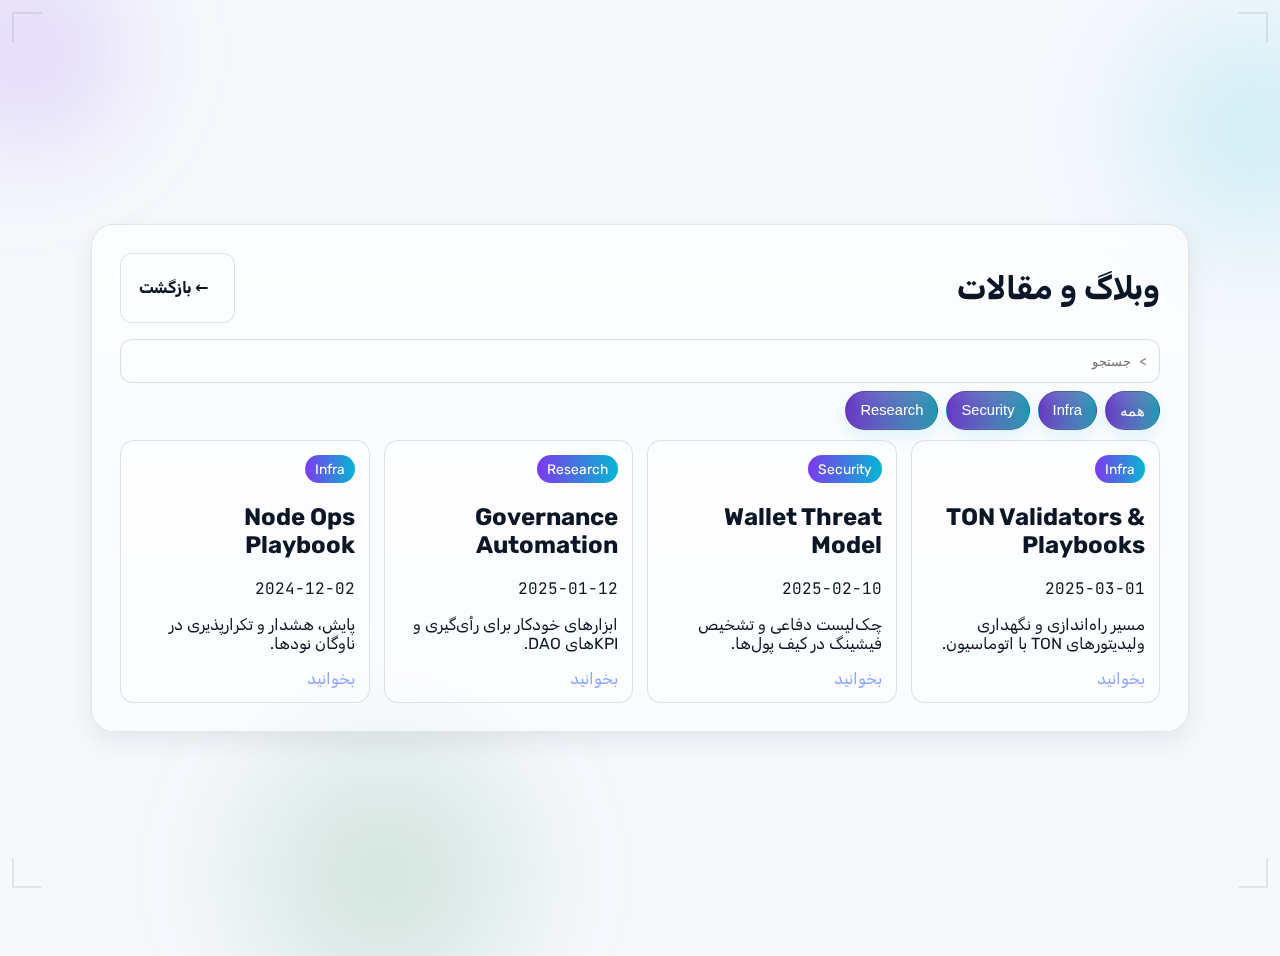
<file: blog.html>
<!doctype html>
<html lang="fa" dir="rtl" data-theme="dark">
<head>
  <meta charset="utf-8" />
  <meta name="viewport" content="width=device-width, initial-scale=1" />
  <title>Blog • Radikal</title>
  <meta name="color-scheme" content="dark light" />
  <link rel="stylesheet" href="profile-card.css" />
  <link rel="preconnect" href="https://fonts.gstatic.com" crossorigin>
  <link href="https://fonts.googleapis.com/css2?family=JetBrains+Mono:wght@400;600&family=Rubik:wght@400;600;800&display=swap" rel="stylesheet" />
</head>
<body>
  <div class="bg" aria-hidden="true">
    <div class="orb orb-1"></div><div class="orb orb-2"></div><div class="orb orb-3"></div>
    <div class="hud">
      <div class="scanline"></div><div class="hud-corner tl"></div><div class="hud-corner tr"></div><div class="hud-corner bl"></div><div class="hud-corner br"></div>
    </div>
  </div>

  <main class="wrap">
    <section class="page" aria-labelledby="blog-title">
      <header class="page__header">
        <h1 id="blog-title">وبلاگ و مقالات</h1>
        <a class="btn btn--ghost term" href="/profile-card/">&larr; بازگشت</a>
      </header>

      <div class="filters">
        <input id="search" class="search__input" type="search" placeholder="> جستجو" aria-label="جستجو" />
        <button class="chip" data-tag="all">همه</button>
        <button class="chip" data-tag="Infra">Infra</button>
        <button class="chip" data-tag="Security">Security</button>
        <button class="chip" data-tag="Research">Research</button>
      </div>

      <div id="posts" class="grid" aria-live="polite"></div>
    </section>
  </main>

<script>
  (function(){
    const posts = [
      {title:'TON Validators & Playbooks', tag:'Infra', date:'2025-03-01', summary:'مسیر راه‌اندازی و نگهداری ولیدیتورهای TON با اتوماسیون.'},
      {title:'Wallet Threat Model', tag:'Security', date:'2025-02-10', summary:'چک‌لیست دفاعی و تشخیص فیشینگ در کیف پول‌ها.'},
      {title:'Governance Automation', tag:'Research', date:'2025-01-12', summary:'ابزارهای خودکار برای رأی‌گیری و KPIهای DAO.'},
      {title:'Node Ops Playbook', tag:'Infra', date:'2024-12-02', summary:'پایش، هشدار و تکرارپذیری در ناوگان نودها.'},
    ];
    const wrap = document.getElementById('posts');
    const search = document.getElementById('search');
    const chips = Array.from(document.querySelectorAll('[data-tag]'));
    let active = 'all';
    const setTheme = ()=>{ const sys = matchMedia('(prefers-color-scheme: light)').matches ? 'light':'dark'; const pref = localStorage.getItem('theme')||sys; document.documentElement.setAttribute('data-theme', pref); };
    setTheme();

    function render(){
      const term = (search.value||'').toLowerCase();
      wrap.innerHTML = '';
      posts.filter(p=>{
        const byTag = active === 'all' || p.tag === active;
        const byText = !term || p.title.toLowerCase().includes(term) || p.summary.toLowerCase().includes(term);
        return byTag && byText;
      }).forEach(p=>{
        const el = document.createElement('article');
        el.className='card-soft';
        el.innerHTML = `<div class="pill">${p.tag}</div><h2>${p.title}</h2><p class="muted mono">${p.date}</p><p>${p.summary}</p><a class="link" href="#">بخوانید</a>`;
        wrap.appendChild(el);
      });
      if(!wrap.children.length){ wrap.innerHTML = '<p class="muted">موردی یافت نشد.</p>'; }
    }
    chips.forEach(c=>c.addEventListener('click', ()=>{ active = c.dataset.tag; chips.forEach(x=>x.classList.remove('is-active')); c.classList.add('is-active'); render(); }));
    search?.addEventListener('input', ()=>render());
    chips[0].classList.add('is-active');
    render();
  })();
</script>
</body>
</html>
</file>
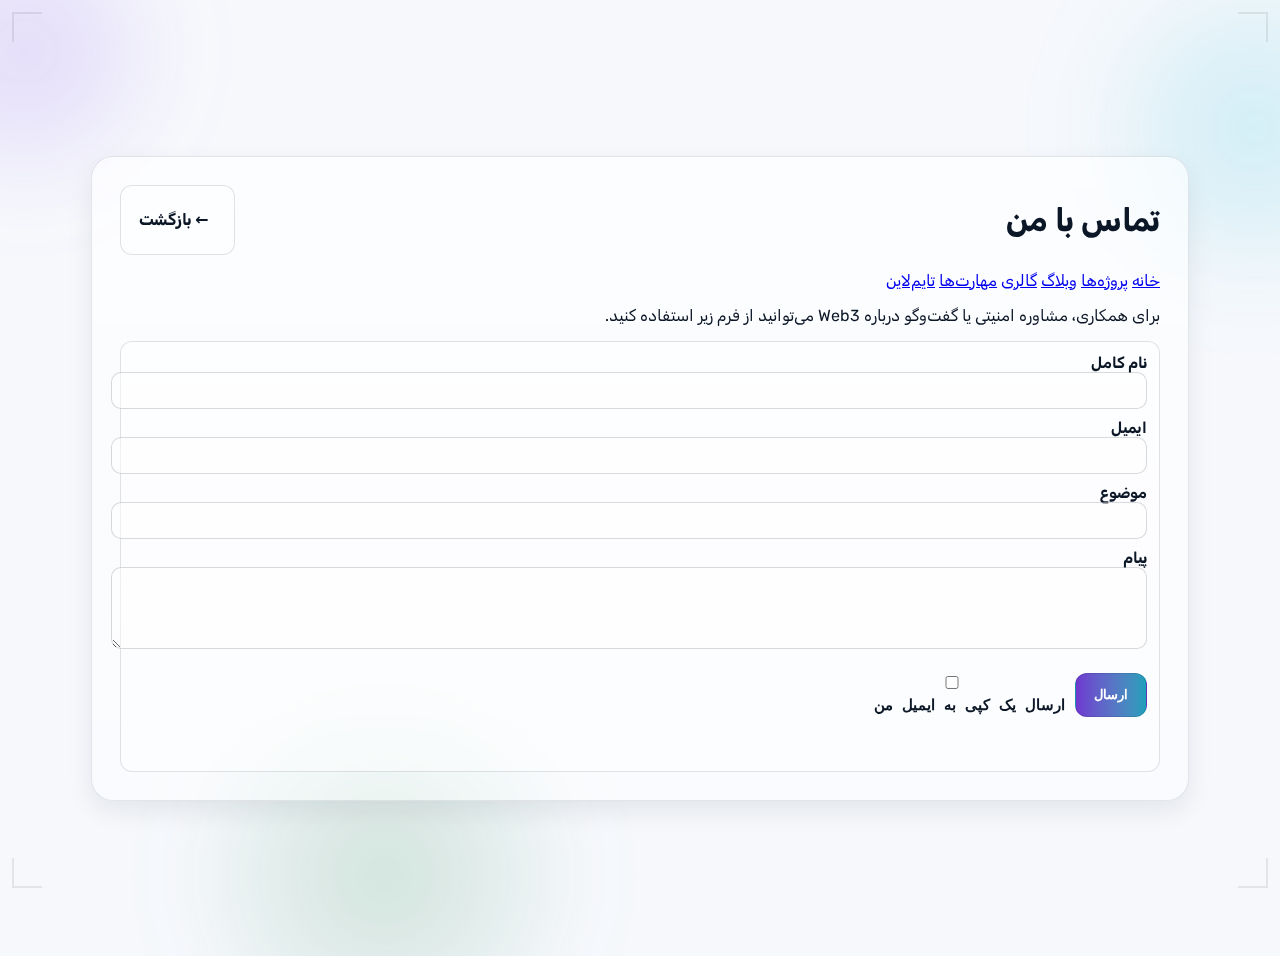
<file: contact.html>
<!doctype html>
<html lang="fa" dir="rtl" data-theme="dark">
<head>
  <meta charset="utf-8" />
  <meta name="viewport" content="width=device-width, initial-scale=1" />
  <title>Contact • Radikal</title>
  <meta name="color-scheme" content="dark light" />
  <link rel="stylesheet" href="profile-card.css" />
  <link rel="preconnect" href="https://fonts.gstatic.com" crossorigin>
  <link href="https://fonts.googleapis.com/css2?family=JetBrains+Mono:wght@400;600&family=Rubik:wght@400;600;800&display=swap" rel="stylesheet" />
</head>
<body>
  <div class="bg" aria-hidden="true">
    <div class="orb orb-1"></div>
    <div class="orb orb-2"></div>
    <div class="orb orb-3"></div>
    <div class="hud">
      <div class="scanline"></div>
      <div class="hud-corner tl"></div><div class="hud-corner tr"></div><div class="hud-corner bl"></div><div class="hud-corner br"></div>
    </div>
  </div>

  <main class="wrap">
    <section class="page" aria-labelledby="contact-title">
      <header class="page__header">
        <h1 id="contact-title">تماس با من</h1>
        <a class="btn btn--ghost term" href="/profile-card/">&larr; بازگشت</a>
      </header>

      <nav class="site-nav" aria-label="مسیرها">
        <a class="pill-link" href="/profile-card/">خانه</a>
        <a class="pill-link" href="/profile-card/projects.html">پروژه‌ها</a>
        <a class="pill-link" href="/profile-card/blog.html">وبلاگ</a>
        <a class="pill-link" href="/profile-card/gallery.html">گالری</a>
        <a class="pill-link" href="/profile-card/skills.html">مهارت‌ها</a>
        <a class="pill-link" href="/profile-card/timeline.html">تایم‌لاین</a>
      </nav>

      <p>برای همکاری، مشاوره امنیتی یا گفت‌وگو درباره Web3 می‌توانید از فرم زیر استفاده کنید.</p>
      <form class="card-form" id="contactForm" novalidate>
        <label>نام کامل
          <input name="name" required minlength="2" autocomplete="name" />
        </label>
        <label>ایمیل
          <input name="email" type="email" required autocomplete="email" />
        </label>
        <label>موضوع
          <input name="topic" required />
        </label>
        <label>پیام
          <textarea name="message" rows="4" required minlength="10"></textarea>
        </label>
        <div class="cta-bar">
          <button class="btn btn--primary" type="submit">ارسال</button>
          <label class="mono"><input type="checkbox" name="copy" /> ارسال یک کپی به ایمیل من</label>
        </div>
        <p class="muted mono" id="formHint" role="status" aria-live="polite"></p>
      </form>
    </section>
  </main>

<script>
  (function(){
    const form = document.getElementById('contactForm');
    const hint = document.getElementById('formHint');
    const setTheme = ()=>{ const sys = matchMedia('(prefers-color-scheme: light)').matches ? 'light':'dark'; const pref = localStorage.getItem('theme') || sys; document.documentElement.setAttribute('data-theme', pref); };
    setTheme();
    form?.addEventListener('submit', (e)=>{
      e.preventDefault();
      hint.textContent = '';
      const data = new FormData(form);
      const required = ['name','email','topic','message'];
      const missing = required.find(k=>!(data.get(k)||'').toString().trim());
      if(missing){ hint.textContent = 'همه فیلدها الزامی هستند'; hint.style.color='#f87171'; return; }
      hint.textContent = 'پیام ارسال شد (mock) — پاسخ ظرف 24 ساعت.';
      hint.style.color='var(--text)';
      form.reset();
    });
  })();
</script>
</body>
</html>
</file>
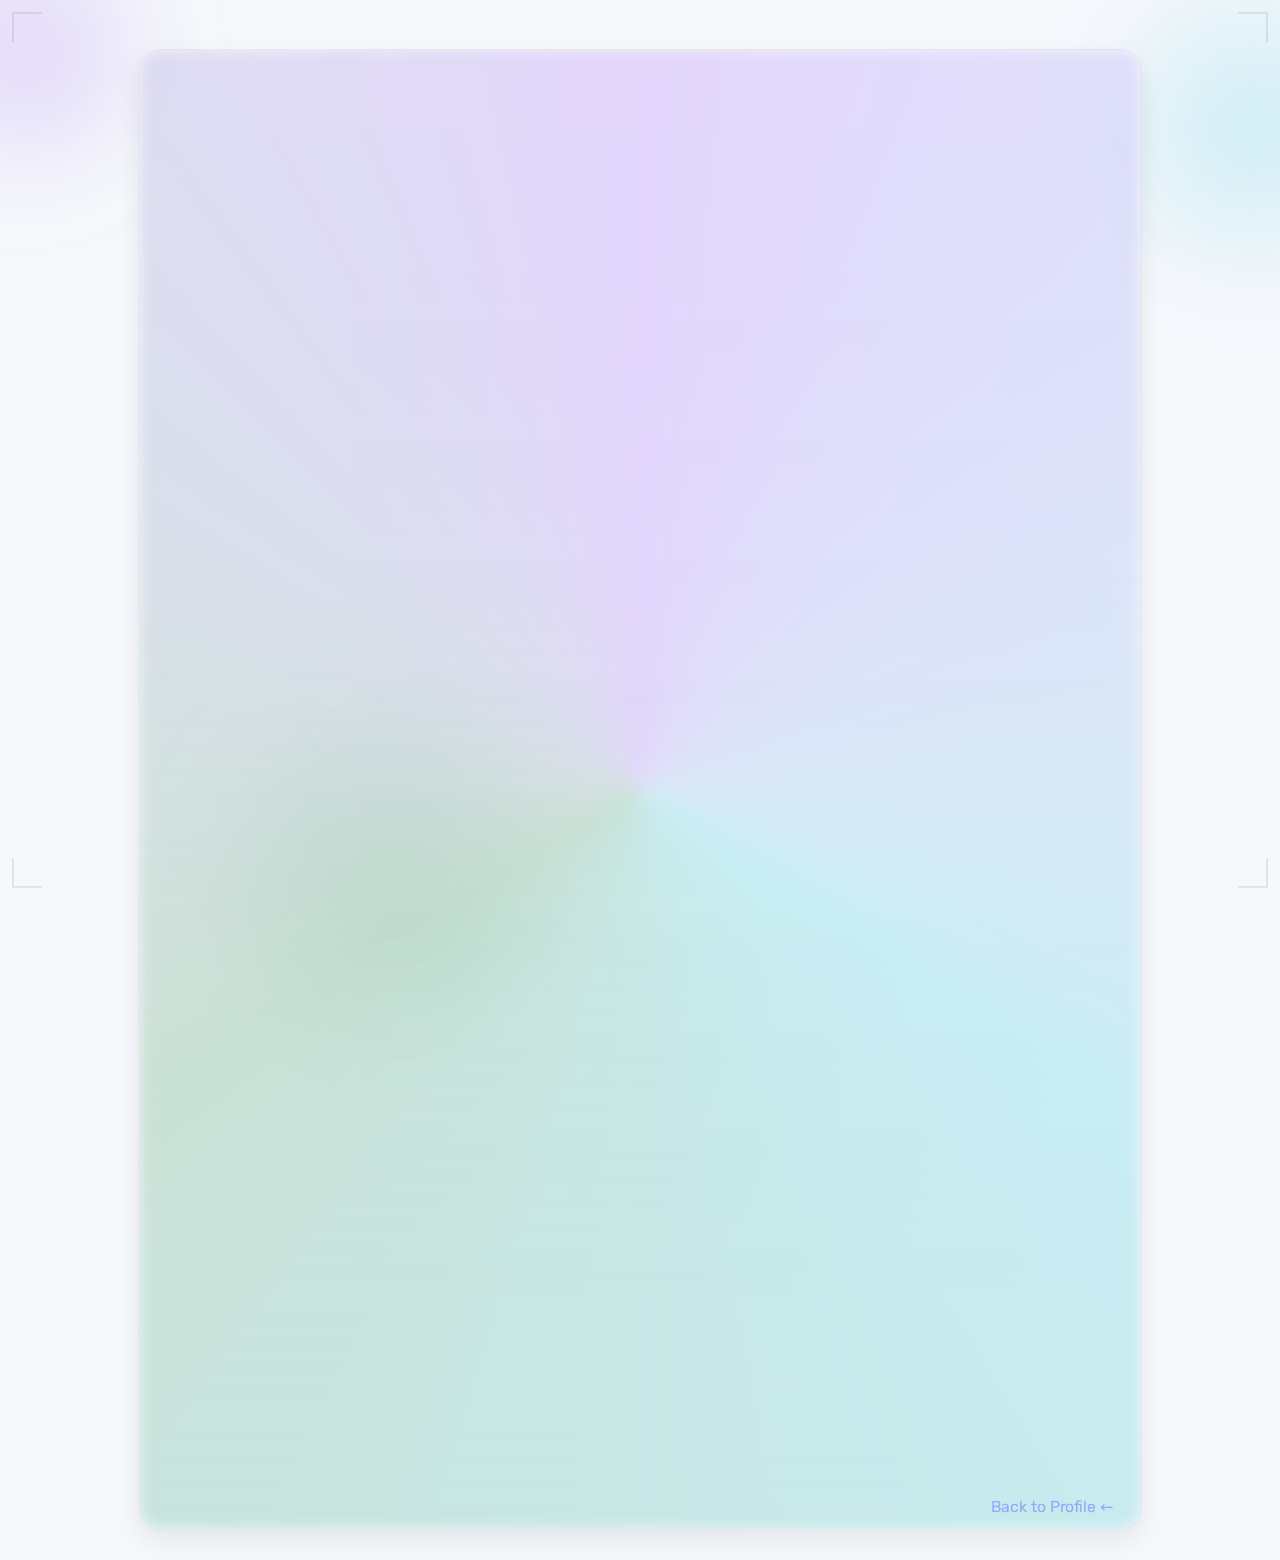
<file: projects.html>
<!-- =========================================
  FILE: projects.html (Radikal — Projects)
  LOCATION: 0xRadikal.github.io/profile-card/projects.html
  PAIRS WITH: profile-card.css (v6 — Cyber‑Minimal)
  FEATURES: filter/search, term-style CTAs, HUD overlay, a11y, JSON-LD ItemList
========================================= -->
<!doctype html>
<html lang="fa" dir="rtl" data-theme="dark">
<head>
  <meta charset="utf-8" />
  <meta name="viewport" content="width=device-width, initial-scale=1" />
  <title>Radikal • Projects</title>
  <meta name="description" content="Selected projects by Mohammad Shirvani (Radikal): CryptoPIA, Raydikal VPN, BitBest, multi‑chain node ops, security tooling." />
  <meta name="color-scheme" content="dark light" />
  <meta name="robots" content="index,follow,max-image-preview:large" />
  <link rel="canonical" href="https://0xradikal.github.io/profile-card/projects.html" />
  <link rel="preconnect" href="https://fonts.gstatic.com" crossorigin>
  <meta property="og:title" content="Radikal • Projects" />
  <meta property="og:description" content="CryptoPIA, Raydikal VPN, BitBest, Node Ops, security tools." />
  <meta property="og:type" content="website" />
  <meta property="og:image" content="https://0xradikal.github.io/profile-card/preview.png" />
  <meta name="twitter:card" content="summary_large_image" />
  <link rel="icon" href="/profile-card/favicon.png" />

  <!-- Fonts -->
  <link rel="preload" href="https://fonts.googleapis.com/css2?family=JetBrains+Mono:wght@400;600&family=Rubik:wght@400;600;800&display=swap" as="style" />
  <link href="https://fonts.googleapis.com/css2?family=JetBrains+Mono:wght@400;600&family=Rubik:wght@400;600;800&display=swap" rel="stylesheet" />

  <link rel="stylesheet" href="profile-card.css" />
  <script>
    (function(){
      const sys = matchMedia('(prefers-color-scheme: light)').matches ? 'light':'dark';
      const pref = localStorage.getItem('theme') || sys;
      document.documentElement.setAttribute('data-theme', pref);
    })();
  </script>
  <script type="application/ld+json">
  {
    "@context": "https://schema.org",
    "@type": "ItemList",
    "name": "Radikal Projects",
    "itemListOrder": "http://schema.org/ItemListOrderAscending",
    "itemListElement": [
      {"@type":"ListItem","position":1,"url":"https://t.me/crypttopiaa","name":"CryptoPIA"},
      {"@type":"ListItem","position":2,"url":"#raydikal-vpn","name":"Raydikal VPN"},
      {"@type":"ListItem","position":3,"url":"#bitbest","name":"BitBest"},
      {"@type":"ListItem","position":4,"url":"#node-ops","name":"Node Ops"}
    ]
  }
  </script>
</head>
<body>
  <!-- Background + HUD (same vibe as v6) -->
  <div class="bg" aria-hidden="true">
    <div class="orb orb-1"></div>
    <div class="orb orb-2"></div>
    <div class="orb orb-3"></div>
    <div class="hud">
      <div class="scanline"></div>
      <div class="hud-corner tl"></div>
      <div class="hud-corner tr"></div>
      <div class="hud-corner bl"></div>
      <div class="hud-corner br"></div>
      <div class="hud-grid parallax" data-depth="0.2"></div>
      <div class="hud-grid fine parallax" data-depth="0.35"></div>
    </div>
  </div>

  <main class="wrap">
    <article class="card" role="region" aria-labelledby="title-projects">
      <div class="card__glow" aria-hidden="true"></div>

      <header class="card__header stage">
        <button class="theme" id="themeToggle" type="button" aria-label="Toggle theme" aria-pressed="false" title="Theme">
          <svg class="sun" viewBox="0 0 24 24" aria-hidden="true"><path d="M12 4V2m0 20v-2m8-8h2M2 12h2m13.66 6.66 1.41 1.41M4.93 4.93 6.34 6.34m0 11.32-1.41 1.41m12.73-12.73 1.41-1.41" stroke="currentColor" stroke-width="1.6" fill="none"/></svg>
          <svg class="moon" viewBox="0 0 24 24" aria-hidden="true"><path d="M21 12.79A9 9 0 1 1 11.21 3 7 7 0 0 0 21 12.79z" fill="currentColor"/></svg>
        </button>
        <div class="id">
          <h1 class="name" id="title-projects">Projects <span class="aka">(Radikal)</span></h1>
          <p class="meta">Selected work across community, infra, research, and security.</p>
        </div>
        <nav class="badges" aria-label="Quick filters">
          <button class="chip" data-filter="all">All</button>
          <button class="chip" data-filter="community">Community</button>
          <button class="chip" data-filter="infra">Infra</button>
          <button class="chip" data-filter="security">Security</button>
          <button class="chip" data-filter="tools">Tools</button>
        </nav>
      </header>

      <!-- Search -->
      <section class="stage" aria-label="Search">
        <div class="search mono" role="search">
          <input id="q" class="search__input" type="search" placeholder="> search projects" aria-label="جستجوی پروژه" />
        </div>
      </section>

      <!-- Project Grid -->
      <section class="grid-projects stage" aria-label="Project list">
        <!-- CryptoPIA -->
        <article class="proj" data-tags="community tools" id="cryptopia">
          <header class="proj__head">
            <h2 class="proj__title">CryptoPIA</h2>
            <span class="proj__meta">6.5K+ members • Education & DeFi research</span>
          </header>
          <p class="proj__desc">Persian crypto community and research hub. Content ops, growth, and hands-on DeFi/TON walkthroughs.</p>
          <div class="proj__actions">
            <a class="btn btn--ghost term" href="https://t.me/crypttopiaa" target="_blank" rel="noopener" data-cmd="> open">&gt; open</a>
          </div>
        </article>

        <!-- Raydikal VPN -->
        <article class="proj" data-tags="infra security tools" id="raydikal-vpn">
          <header class="proj__head">
            <h2 class="proj__title">Raydikal VPN</h2>
            <span class="proj__meta">Secure multi-device • Panel + Telegram</span>
          </header>
          <p class="proj__desc">Secure VPN product with membership tiers, Telegram bot integration, and automation pipelines.</p>
          <ul class="proj__list mono">
            <li>Stack: Node.js, Docker, Prometheus, Grafana</li>
            <li>Focus: privacy by design, automated provisioning</li>
          </ul>
          <div class="proj__actions">
            <a class="btn btn--ghost term" href="#" data-cmd="> docs">&gt; docs</a>
          </div>
        </article>

        <!-- BitBest -->
        <article class="proj" data-tags="community research" id="bitbest">
          <header class="proj__head">
            <h2 class="proj__title">BitBest</h2>
            <span class="proj__meta">Experimental brand • DeFi/NFT analytics</span>
          </header>
          <p class="proj__desc">Experiment lab for analytics, content formats, and BD funnels oriented to Web3 products and exchanges.</p>
          <div class="proj__actions">
            <a class="btn btn--ghost term" href="#" data-cmd="> repo">&gt; repo</a>
          </div>
        </article>

        <!-- Node Ops -->
        <article class="proj" data-tags="infra security" id="node-ops">
          <header class="proj__head">
            <h2 class="proj__title">Node Ops</h2>
            <span class="proj__meta">17 nodes • 99–99.9% uptime • $20K+ rewards</span>
          </header>
          <p class="proj__desc">Multi-chain validators and indexers (TON, EVM, Solana). Monitoring, alerting, and security hardening.</p>
          <ul class="proj__list mono">
            <li>Prometheus/Grafana dashboards</li>
            <li>Failover & alerting (Pager‑style)</li>
          </ul>
          <div class="proj__actions">
            <a class="btn btn--ghost term" href="#" data-cmd="> status">&gt; status</a>
          </div>
        </article>

        <!-- Security Tools -->
        <article class="proj" data-tags="security tools" id="security-tools">
          <header class="proj__head">
            <h2 class="proj__title">Security Tooling</h2>
            <span class="proj__meta">On‑chain forensics • Wallet defense</span>
          </header>
          <p class="proj__desc">Scripts and bots for on‑chain investigations, phishing detections, and automated risk checks.</p>
          <div class="proj__actions">
            <a class="btn btn--ghost term" href="#" data-cmd="> docs">&gt; docs</a>
          </div>
        </article>
      </section>

      <!-- Back -->
      <footer class="links stage" aria-label="Back">
        <a class="link" href="/profile-card/" rel="noopener">&larr; Back to Profile</a>
      </footer>
    </article>
  </main>

  <script>
    // Theme toggle
    const toggle = document.getElementById('themeToggle');
    const getPref = () => localStorage.getItem('theme') || (matchMedia('(prefers-color-scheme: light)').matches ? 'light' : 'dark');
    const applyTheme = (t) => { document.documentElement.setAttribute('data-theme', t); localStorage.setItem('theme', t); toggle?.setAttribute('aria-pressed', String(t === 'light')); };
    applyTheme(getPref());
    toggle?.addEventListener('click', () => { const cur = document.documentElement.getAttribute('data-theme') || 'dark'; applyTheme(cur === 'dark' ? 'light' : 'dark'); toggle.classList.add('pulse'); setTimeout(()=>toggle.classList.remove('pulse'), 260); });

    // Parallax HUD
    const layers = document.querySelectorAll('.parallax');
    let rafId = null; const parallaxTo = (x,y)=>{ layers.forEach(el=>{ const d=parseFloat(el.dataset.depth||'0.2'); el.style.transform = `translate3d(${x*d}px, ${y*d}px, 0)`; }); };
    window.addEventListener('pointermove', (e)=>{ if(rafId) return; rafId = requestAnimationFrame(()=>{ const cx=innerWidth/2, cy=innerHeight/2; parallaxTo((e.clientX-cx)/40,(e.clientY-cy)/40); rafId=null; }); }, {passive:true});

    // Filters + search (debounced)
    const items = Array.from(document.querySelectorAll('.proj'));
    const chips = Array.from(document.querySelectorAll('[data-filter]'));
    const q = document.getElementById('q');
    let active = 'all', timer=null;

    function apply(){
      const term = (q?.value||'').trim().toLowerCase();
      items.forEach(el=>{
        const tags = el.dataset.tags||'';
        const text = el.innerText.toLowerCase();
        const byTag = (active==='all') || tags.includes(active);
        const byText = !term || text.includes(term);
        el.style.display = (byTag && byText) ? '' : 'none';
      });
    }
    chips.forEach(ch=> ch.addEventListener('click', ()=>{ active = ch.dataset.filter; chips.forEach(x=>x.classList.remove('is-active')); ch.classList.add('is-active'); apply(); }));
    q?.addEventListener('input', ()=>{ clearTimeout(timer); timer = setTimeout(apply, 160); });
    // default state
    document.querySelector('[data-filter="all"]').classList.add('is-active');
    apply();
  </script>
</body>
</html>
</file>
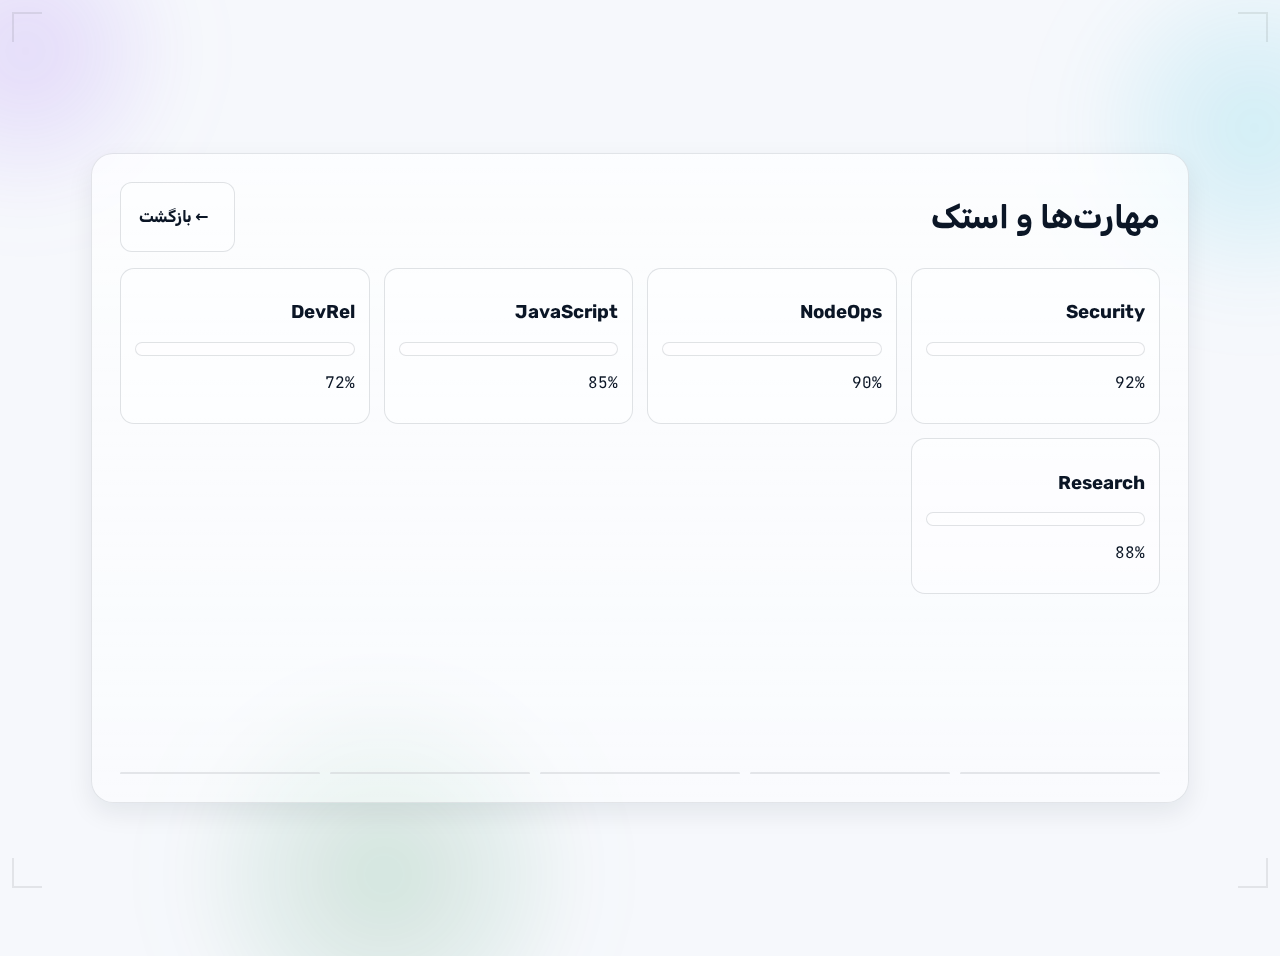
<file: skills.html>
<!doctype html>
<html lang="fa" dir="rtl" data-theme="dark">
<head>
  <meta charset="utf-8" />
  <meta name="viewport" content="width=device-width, initial-scale=1" />
  <title>Skills • Radikal</title>
  <meta name="color-scheme" content="dark light" />
  <link rel="stylesheet" href="profile-card.css" />
  <link rel="preconnect" href="https://fonts.gstatic.com" crossorigin>
  <link href="https://fonts.googleapis.com/css2?family=JetBrains+Mono:wght@400;600&family=Rubik:wght@400;600;800&display=swap" rel="stylesheet" />
</head>
<body>
  <div class="bg" aria-hidden="true">
    <div class="orb orb-1"></div><div class="orb orb-2"></div><div class="orb orb-3"></div>
    <div class="hud"><div class="scanline"></div><div class="hud-corner tl"></div><div class="hud-corner tr"></div><div class="hud-corner bl"></div><div class="hud-corner br"></div></div>
  </div>

  <main class="wrap">
    <section class="page" aria-labelledby="skills-title">
      <header class="page__header">
        <h1 id="skills-title">مهارت‌ها و استک</h1>
        <a class="btn btn--ghost term" href="/profile-card/">&larr; بازگشت</a>
      </header>
      <div class="grid" id="skillGrid"></div>
      <div class="chart" id="chart" aria-hidden="true"></div>
    </section>
  </main>

<script>
  (function(){
    const skills = [
      {name:'Security', level:0.92},
      {name:'NodeOps', level:0.9},
      {name:'JavaScript', level:0.85},
      {name:'DevRel', level:0.72},
      {name:'Research', level:0.88},
    ];
    const grid = document.getElementById('skillGrid');
    const chart = document.getElementById('chart');
    const setTheme = ()=>{ const sys = matchMedia('(prefers-color-scheme: light)').matches ? 'light':'dark'; const pref = localStorage.getItem('theme')||sys; document.documentElement.setAttribute('data-theme', pref); };
    setTheme();
    skills.forEach(s=>{
      const card = document.createElement('article');
      card.className='card-soft';
      card.innerHTML = `<h3>${s.name}</h3><div class="progress" aria-label="${s.name}"><span class="progress__bar" style="--w:${s.level*100}%"></span></div><p class="muted mono">${Math.round(s.level*100)}%</p>`;
      grid.appendChild(card);
    });
    skills.forEach(s=>{
      const bar = document.createElement('div');
      bar.className='chart__bar';
      bar.style.setProperty('--v', s.level);
      bar.innerHTML = `<span></span><label>${s.name}</label>`;
      chart.appendChild(bar);
    });
  })();
</script>
</body>
</html>
</file>
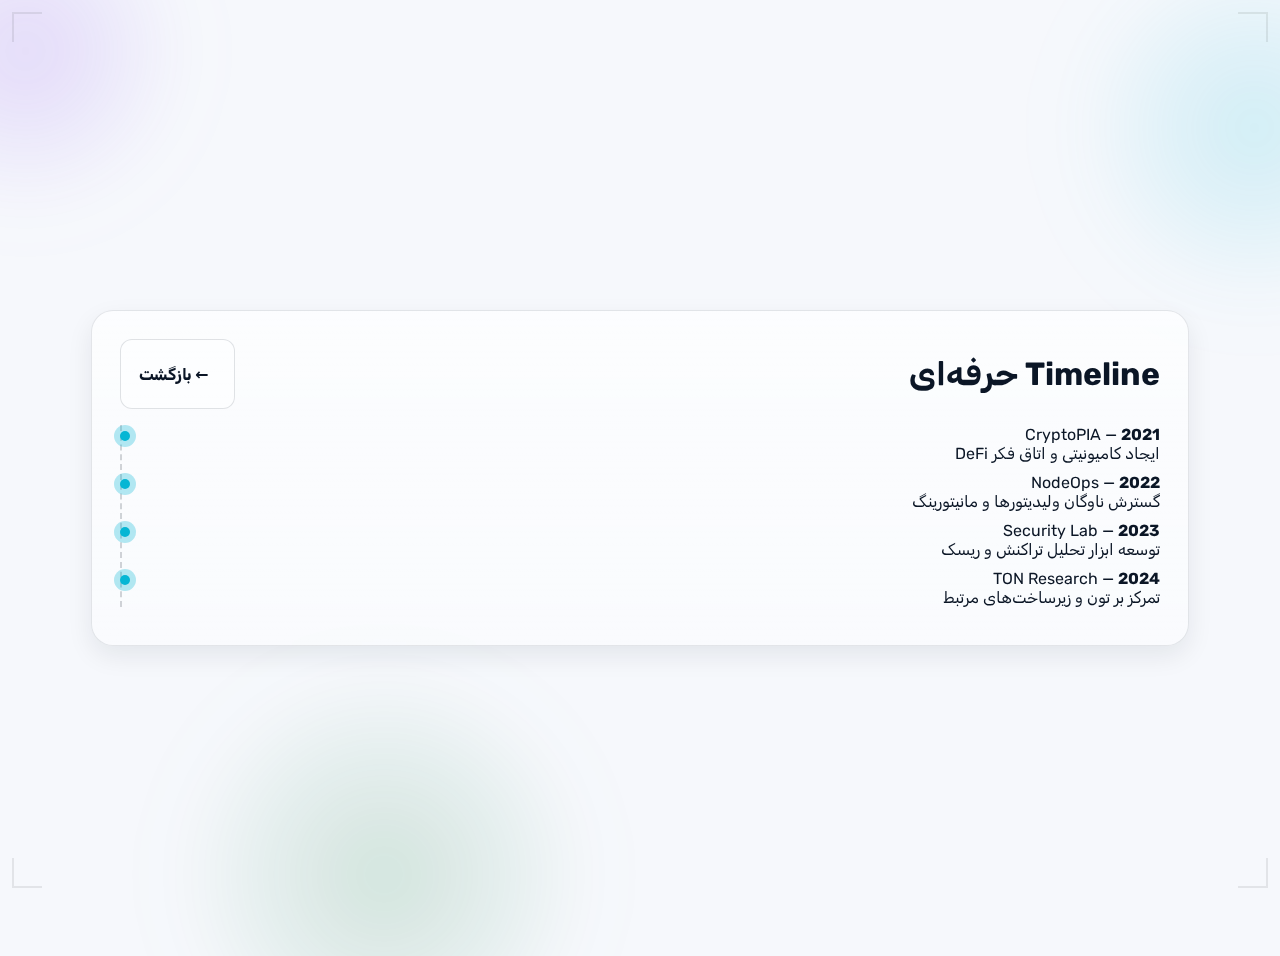
<file: timeline.html>
<!doctype html>
<html lang="fa" dir="rtl" data-theme="dark">
<head>
  <meta charset="utf-8" />
  <meta name="viewport" content="width=device-width, initial-scale=1" />
  <title>Timeline • Radikal</title>
  <meta name="color-scheme" content="dark light" />
  <link rel="stylesheet" href="profile-card.css" />
  <link rel="preconnect" href="https://fonts.gstatic.com" crossorigin>
  <link href="https://fonts.googleapis.com/css2?family=JetBrains+Mono:wght@400;600&family=Rubik:wght@400;600;800&display=swap" rel="stylesheet" />
</head>
<body>
  <div class="bg" aria-hidden="true">
    <div class="orb orb-1"></div><div class="orb orb-2"></div><div class="orb orb-3"></div>
    <div class="hud">
      <div class="scanline"></div><div class="hud-corner tl"></div><div class="hud-corner tr"></div><div class="hud-corner bl"></div><div class="hud-corner br"></div>
    </div>
  </div>

  <main class="wrap">
    <section class="page" aria-labelledby="timeline-title">
      <header class="page__header">
        <h1 id="timeline-title">Timeline حرفه‌ای</h1>
        <a class="btn btn--ghost term" href="/profile-card/">&larr; بازگشت</a>
      </header>
      <div class="timeline" id="timeline" aria-live="polite"></div>
    </section>
  </main>

<script>
  (function(){
    const items = [
      {year:'2021', title:'CryptoPIA', desc:'ایجاد کامیونیتی و اتاق فکر DeFi'},
      {year:'2022', title:'NodeOps', desc:'گسترش ناوگان ولیدیتورها و مانیتورینگ'},
      {year:'2023', title:'Security Lab', desc:'توسعه ابزار تحلیل تراکنش و ریسک'},
      {year:'2024', title:'TON Research', desc:'تمرکز بر تون و زیرساخت‌های مرتبط'},
    ];
    const wrap = document.getElementById('timeline');
    const setTheme = ()=>{ const sys = matchMedia('(prefers-color-scheme: light)').matches ? 'light':'dark'; const pref = localStorage.getItem('theme')||sys; document.documentElement.setAttribute('data-theme', pref); };
    setTheme();
    wrap.innerHTML = items.map(i=>`<div class="timeline__item"><strong>${i.year}</strong> — <span>${i.title}</span><div class="muted">${i.desc}</div></div>`).join('');
  })();
</script>
</body>
</html>
</file>
<file: profile-card.css>
/* =========================================
  FILE: profile-card.css (v7.3 — Cyber-Minimal)
========================================= */
:root{
  --bg:#0a0d12; --panel:rgba(20,22,34,0.44); --text:#e9eef6; --muted:#96a0ad;
  --brandA:#7c3aed; --brandB:#06b6d4; --brandC: color-mix(in oklab, #16a34a 80%, #000 20%);
  --ring: conic-gradient(from 0deg, var(--brandA), var(--brandB), var(--brandC), var(--brandA));
  --shadow: 0 10px 26px rgba(0,0,0,.30);
  --glass: color-mix(in oklab, var(--panel) 60%, transparent);
  --blur: blur(12px);
}
/* color-mix fallback for Safari قدیمی */
@supports not (color: color-mix(in oklab, red 50%, blue)) {
  :root{ --brandC:#16a34a; }
}
html[data-theme="light"]{ --bg:#f6f8fc; --panel:rgba(255,255,255,0.68); --text:#0b1626; --muted:#4b5563; --shadow:0 10px 26px rgba(16,24,40,.08) }
@media (prefers-color-scheme: light){ html:not([data-theme]){ --bg:#f6f8fc; --panel:rgba(255,255,255,0.68); --text:#0b1626; --muted:#4b5563; --shadow:0 10px 26px rgba(16,24,40,.08) }}

html,body{height:100%}
body{margin:0; color:var(--text); font-family:Rubik,system-ui,Segoe UI,sans-serif; background:var(--bg); overflow-x:hidden}
.mono{font-family:"JetBrains Mono","Fira Code",ui-monospace,Menlo,Consolas,monospace}
.skip{position:absolute; top:-100px; left:12px; padding:8px 12px; background:var(--brandB); color:#0b1626; border-radius:10px; z-index:9; text-decoration:none; box-shadow:0 8px 20px rgba(6,182,212,.35)}
.skip:focus-visible{top:12px}
.particles{position:fixed; inset:0; pointer-events:none; opacity:.6}
body{cursor:url('data:image/svg+xml;utf8,<svg xmlns="http://www.w3.org/2000/svg" width="24" height="24"><circle cx="12" cy="12" r="6" fill="%237c3aed" opacity="0.8"/></svg>') 12 12, auto}

/* BG + HUD */
.bg{position:fixed; inset:0; pointer-events:none}
.orb{position:absolute; border-radius:50%; filter:blur(26px); opacity:.16; mix-blend-mode:screen}
.orb-1{width:28vmax;height:28vmax;top:-10vmax;left:-12vmax;background:radial-gradient(circle,var(--brandA),transparent 65%);animation:float 16s ease-in-out infinite}
.orb-2{width:32vmax;height:32vmax;top:-6vmax;right:-14vmax;background:radial-gradient(circle,var(--brandB),transparent 65%);animation:float 20s ease-in-out infinite reverse}
.orb-3{width:36vmax;height:36vmax;bottom:-16vmax;left:12vmax;background:radial-gradient(circle,var(--brandC),transparent 65%);animation:float 22s ease-in-out infinite}
@keyframes float{0%,100%{transform:translateY(0)}50%{transform:translateY(-14px)}}
.hud{position:absolute; inset:0}
.hud-corner{position:absolute; width:28px; height:28px; border:2px solid rgba(255,255,255,.12)}
html[data-theme="light"] .hud-corner{border-color:rgba(0,0,0,.08)}
.hud-corner.tl{top:12px; left:12px; border-right:none; border-bottom:none}
.hud-corner.tr{top:12px; right:12px; border-left:none; border-bottom:none}
.hud-corner.bl{bottom:12px; left:12px; border-right:none; border-top:none}
.hud-corner.br{bottom:12px; right:12px; border-left:none; border-top:none}
.hud .hud-grid{position:absolute; inset:0; background-image:linear-gradient(rgba(255,255,255,.03) 1px, transparent 1px), linear-gradient(90deg, rgba(255,255,255,.03) 1px, transparent 1px); background-size:80px 80px; mask-image:radial-gradient(closest-side, rgba(0,0,0,.9), transparent 70%)}
.hud .hud-grid.fine{background-size:40px 40px; opacity:.6}
.hud .scanline{position:absolute; inset:0; background:linear-gradient(transparent 97%, rgba(255,255,255,.06) 99%, transparent); background-size:100% 4px; animation:scan 8s linear infinite}
@media (min-resolution:2dppx){ .hud .scanline{ background-size:100% 6px } }
.hud:hover .scanline{ animation-play-state: paused }
@keyframes scan{to{background-position:0 100%}}

/* Layout */
.wrap{position:relative; display:grid; place-items:center; min-height:100dvh; padding:clamp(16px,4vw,28px)}

/* Card */
.card{position:relative; width:min(960px,96vw); background:linear-gradient(180deg, var(--panel), color-mix(in oklab, var(--panel) 64%, transparent)); backdrop-filter: blur(6px) saturate(130%); border:1px solid color-mix(in oklab, var(--text) 10%, transparent); border-radius:22px; padding:clamp(20px,3.2vw,28px); overflow:hidden; box-shadow:var(--shadow); transform:translateY(10px) scale(.985); animation:rise .8s cubic-bezier(.2,.8,.2,1) forwards}
@keyframes rise{to{transform:translateY(0) scale(1)}}
.card__glow{position:absolute; inset:-2px; border-radius:inherit; background:var(--ring); filter:blur(8px); opacity:.2; animation:spin 14s linear infinite}
.card__shine{position:absolute; inset:0; background:radial-gradient(circle at 20% 20%, rgba(255,255,255,.08), transparent 40%); mix-blend-mode:screen; pointer-events:none}
@keyframes spin{to{transform:rotate(360deg)}}

/* Stagger (global via :root variable) */
:root{ --stagger: 110ms }
.stage{opacity:0; transform:translateY(14px); animation:stageIn .65s cubic-bezier(.2,.8,.2,1) forwards}
.card > .stage:nth-of-type(1){animation-delay: calc(var(--stagger) * 0)}
.card > .stage:nth-of-type(2){animation-delay: calc(var(--stagger) * 1)}
.card > .stage:nth-of-type(3){animation-delay: calc(var(--stagger) * 2)}
.card > .stage:nth-of-type(4){animation-delay: calc(var(--stagger) * 3)}
.card > .stage:nth-of-type(5){animation-delay: calc(var(--stagger) * 4)}
@keyframes stageIn{to{opacity:1; transform:translateY(0)}}

/* Header */
.card__header{display:grid; grid-template-columns:160px 1fr; gap:clamp(14px,2vw,22px); align-items:center}
.theme{justify-self:end; grid-column:2 / 3; min-width:48px; min-height:40px; display:inline-grid; place-items:center; background:transparent; border:1px solid color-mix(in oklab, var(--text) 12%, transparent); border-radius:12px; padding:6px 10px; cursor:pointer; color:var(--text); opacity:.9; transition:opacity .25s, transform .25s}
.theme:hover{opacity:1; transform:translateY(-2px)}
.theme .sun,.theme .moon{width:18px; height:18px; display:block; transition:opacity .25s ease}
.theme .moon{opacity:0}
html[data-theme="light"] .theme .sun{opacity:0}
html[data-theme="light"] .theme .moon{opacity:1}
.theme.pulse{box-shadow:0 0 0 4px color-mix(in oklab, var(--text) 12%, transparent)}

.avatar__wrap{position:relative; width:160px; height:160px; will-change:transform; transition:transform .3s ease}
.avatar__wrap:hover{transform:translateY(-3px) rotate(1.2deg)}
.avatar__ring{position:absolute; inset:-6px; border-radius:50%; background:linear-gradient(180deg, color-mix(in oklab, var(--brandB) 80%, transparent), color-mix(in oklab, var(--brandA) 80%, transparent)); filter:blur(4px); opacity:.7; animation:spin 11s linear infinite}
.avatar{width:100%; height:100%; border-radius:50%; object-fit:cover; border:2px solid var(--brandB); box-shadow:0 0 12px rgba(6,182,212,.2)}
.status{position:absolute; right:10px; bottom:10px; width:18px; height:18px; border-radius:50%; background:radial-gradient(circle at 30% 30%, #caffd2, #22c55e); box-shadow:0 0 0 2px rgba(0,0,0,.35), 0 0 12px #22c55e}

.id .name{margin:0; font-weight:800; letter-spacing:.2px; font-size:clamp(20px,3vw,32px)}
.id .aka{font-weight:600; opacity:.85}
.role{margin:.25rem 0 0; color:var(--muted)}
.ens{display:flex; align-items:center; gap:.5rem; margin:.25rem 0 0; color:#a5b4fc}
.ico{width:18px; height:18px; fill:currentColor}
.meta{margin:.25rem 0 0; color:color-mix(in oklab, var(--text) 70%, transparent)}
.bio-short{margin:.4rem 0 0; color:color-mix(in oklab, var(--text) 88%, transparent)}
html[data-theme="light"] .bio-short{color:#1e293b}

/* Badges */
.badges{display:flex; flex-wrap:wrap; gap:10px; margin:18px 0 10px}
.chip{--x:.5; position:relative; padding:10px 14px; border-radius:999px; font-size:.92rem; color:white; background:linear-gradient(90deg, color-mix(in oklab, var(--brandA) 84%, #111 16%), color-mix(in oklab, var(--brandB) 84%, #111 16%)); border:1px solid color-mix(in oklab, var(--text) 14%, transparent); box-shadow:inset 0 -1px 0 rgba(255,255,255,.08), 0 6px 16px rgba(6,182,212,.12); transition:transform .2s ease, box-shadow .2s ease}
.chip:hover{transform:translateY(-2px) scale(1.06); box-shadow:0 10px 20px rgba(124,58,237,.22)}
.chip::after{content:""; position:absolute; inset:0; border-radius:inherit; background:radial-gradient(180px 80px at calc(var(--x)*100%) -40%, rgba(255,255,255,.16), transparent 40%); pointer-events:none}

/* Stats */
.stats{display:grid; grid-template-columns: repeat(4, minmax(0,1fr)); gap:12px; margin:18px 0}
.stat{position:relative; padding:16px; border-radius:14px; background:linear-gradient(180deg, color-mix(in oklab, var(--panel) 70%, transparent), color-mix(in oklab, var(--panel) 22%, transparent)); border:1px solid color-mix(in oklab, var(--text) 10%, transparent); text-align:center; overflow:hidden}
.stat::before{content:""; position:absolute; inset:0; background:linear-gradient(90deg, transparent, rgba(255,255,255,.07), transparent); transform:translateX(-120%); transition:transform .6s ease}
.stat:hover::before{transform:translateX(120%)}
.stat__num{font-size:clamp(20px,2.5vw,28px); font-weight:900; background:linear-gradient(90deg, var(--brandA), var(--brandB), var(--brandC)); -webkit-background-clip:text; background-clip:text; color:transparent}
.stat__label{display:block; margin-top:6px; color:var(--muted); font-size:.9rem}

/* Bio */
.bio{color:color-mix(in oklab, var(--text) 92%, transparent); line-height:1.85; margin:6px 0 12px}
.bio p{margin:.6rem 0}
.live{display:grid; grid-template-columns:repeat(auto-fit,minmax(180px,1fr)); gap:12px; padding:12px; border-radius:14px; background:var(--glass); border:1px solid color-mix(in oklab, var(--text) 10%, transparent)}
.metric{font-size:clamp(18px,2vw,26px); font-weight:800; margin:6px 0 0}
.subtle{color:var(--muted)}
.snippet{border:1px solid color-mix(in oklab, var(--text) 12%, transparent); border-radius:14px; overflow:hidden; background:linear-gradient(180deg, color-mix(in oklab, var(--panel) 70%, transparent), color-mix(in oklab, var(--panel) 20%, transparent)); box-shadow:inset 0 1px 0 rgba(255,255,255,.04)}
.snippet__head{display:flex; align-items:center; gap:8px; padding:10px 12px; border-bottom:1px solid color-mix(in oklab, var(--text) 12%, transparent)}
.dot{width:10px; height:10px; border-radius:50%; display:inline-block; box-shadow:0 0 10px rgba(255,255,255,.12)}
.red{background:#ef4444}.amber{background:#f59e0b}.green{background:#22c55e}
.snippet__body{margin:0; padding:12px; font-size:.94rem; line-height:1.6; color:color-mix(in oklab, var(--text) 92%, transparent)}
.snippet__body code{white-space:pre-wrap; display:block}

/* CTA */
.cta{display:flex; flex-wrap:wrap; gap:12px; margin:8px 0 24px; perspective:600px}
.tilt{transform-style:preserve-3d; transition: transform .3s cubic-bezier(.25,.8,.25,1)}
.tilt:hover{transform:translateY(-2px) rotateY(-3deg)}
.btn{display:inline-flex; align-items:center; justify-content:center; padding:12px 18px; border-radius:12px; font-weight:700; text-decoration:none; border:1px solid color-mix(in oklab, var(--text) 12%, transparent); transition:transform .25s, box-shadow .25s; min-height:44px}
.btn--primary{background:linear-gradient(90deg, color-mix(in oklab, var(--brandA) 88%, #111 12%), color-mix(in oklab, var(--brandB) 88%, #111 12%)); color:white}
.btn--primary:hover{box-shadow:0 12px 28px rgba(124,58,237,.24)}
.btn--ghost{background:color-mix(in oklab, var(--panel) 60%, transparent); color:var(--text)}
.btn--ghost:hover{box-shadow:0 12px 20px rgba(6,182,212,.16)}
.term{max-width:100%; white-space:nowrap; overflow:hidden; text-overflow:ellipsis}
.term::before{content:attr(data-cmd); font-family:"JetBrains Mono","Fira Code",ui-monospace; margin-inline-end:.5rem; opacity:.92}

/* Links */
.links{display:flex; flex-wrap:wrap; gap:16px; opacity:.95}
.link{position:relative; color:#8ea5ff; text-decoration:none}
.link::after{content:""; position:absolute; left:0; right:0; bottom:-2px; height:2px; background:linear-gradient(90deg, var(--brandA), var(--brandB)); transform:scaleX(0); transform-origin:left; transition:transform .35s ease}
.link:hover::after{transform:scaleX(1)}

/* Sparks */
.sparks{position:absolute; inset:0; pointer-events:none}
.spark{position:absolute; width:10px; height:10px; background:radial-gradient(circle, #fff, rgba(255,255,255,0) 70%); filter:drop-shadow(0 0 8px rgba(255,255,255,.6)); border-radius:50%; opacity:.7}
.s1{top:12%; left:8%; animation:spark 5.2s linear infinite}
.s2{top:22%; right:10%; animation:spark 6.1s linear infinite .6s}
.s3{bottom:18%; left:14%; animation:spark 7s linear infinite 1.2s}
.s4{bottom:8%; right:18%; animation:spark 5.6s linear infinite 1.8s}
@keyframes spark{0%{transform:translateY(0) scale(.9)}50%{transform:translateY(-12px) scale(1.1)}100%{transform:translateY(0) scale(.9)}}

/* Pages */
.page{position:relative; width:min(1040px,96vw); background:linear-gradient(180deg,var(--panel),color-mix(in oklab,var(--panel)70%,transparent)); border:1px solid color-mix(in oklab,var(--text) 10%, transparent); border-radius:22px; padding:clamp(20px,3vw,28px); margin:32px auto; box-shadow:var(--shadow); backdrop-filter:blur(8px) saturate(130%)}
.page__header{display:flex; flex-wrap:wrap; justify-content:space-between; gap:12px; align-items:center; margin-bottom:16px}
.page h1{margin:0; font-size:clamp(22px,3vw,32px)}
.grid{display:grid; grid-template-columns:repeat(auto-fit,minmax(240px,1fr)); gap:14px}
.card-soft{padding:14px; border-radius:14px; background:var(--glass); border:1px solid color-mix(in oklab,var(--text) 12%, transparent); box-shadow:inset 0 1px 0 rgba(255,255,255,.05)}
.gallery{display:grid; grid-template-columns:repeat(auto-fit,minmax(180px,1fr)); gap:12px}
.gallery img{width:100%; border-radius:14px; object-fit:cover; border:1px solid color-mix(in oklab,var(--text) 10%, transparent); cursor:pointer; transition:transform .25s ease, box-shadow .25s ease}
.gallery img:hover{transform:translateY(-4px) scale(1.02); box-shadow:0 12px 28px rgba(0,0,0,.35)}
.filters{display:flex; flex-wrap:wrap; gap:8px; margin:10px 0}
.search__input{width:100%; padding:12px; border-radius:12px; border:1px solid color-mix(in oklab,var(--text) 14%, transparent); background:color-mix(in oklab,var(--panel) 70%, transparent); color:var(--text); font-family:"JetBrains Mono","Fira Code",ui-monospace}
.table{width:100%; border-collapse:collapse; margin-top:10px}
.table th,.table td{padding:10px; border-bottom:1px solid color-mix(in oklab,var(--text) 12%, transparent)}
.pill{display:inline-flex; align-items:center; gap:6px; padding:6px 10px; border-radius:999px; background:linear-gradient(90deg,var(--brandA),var(--brandB)); color:white; font-size:.86rem}
.lightbox{position:fixed; inset:0; background:rgba(0,0,0,.6); display:none; align-items:center; justify-content:center; padding:20px; z-index:20}
.lightbox.is-open{display:flex}
.lightbox img{max-width:min(90vw,960px); max-height:80vh; border-radius:16px; box-shadow:0 16px 32px rgba(0,0,0,.4)}

.cta-bar{display:flex; flex-wrap:wrap; gap:10px; margin-top:10px}
.chart{height:180px; display:flex; align-items:flex-end; gap:10px}
.chart__bar{flex:1; background:var(--glass); border:1px solid color-mix(in oklab,var(--text) 10%, transparent); border-radius:10px 10px 4px 4px; position:relative; overflow:hidden}
.chart__bar span{position:absolute; inset:0; background:linear-gradient(180deg,var(--brandB),var(--brandA)); transform-origin:bottom; transform:scaleY(var(--v)); transition:transform .6s ease}
.chart__bar label{position:absolute; bottom:-22px; left:50%; transform:translateX(-50%); font-size:.85rem; white-space:nowrap; color:var(--muted)}

.sr-only{position:absolute;width:1px;height:1px;overflow:hidden;clip:rect(0,0,0,0);white-space:nowrap;}

/* =========================
   Interactive Shell (v7.3)
========================= */
.shell{
  margin-top:10px;
  border-top:1px dashed color-mix(in oklab, var(--text) 14%, transparent);
  background:linear-gradient(180deg, color-mix(in oklab, var(--panel) 70%, transparent),
                                    color-mix(in oklab, var(--panel) 16%, transparent));
  border:1px solid color-mix(in oklab, var(--text) 10%, transparent);
  border-radius:14px; padding:14px;
  box-shadow:inset 0 1px 0 rgba(255,255,255,.04);
}
.shell__header{
  display:flex; align-items:center; gap:10px; margin-bottom:8px; opacity:.95;
}
.led{ width:10px; height:10px; border-radius:50%; box-shadow:0 0 10px rgba(255,255,255,.15) }
/* LED blink effects */
@keyframes blink { 50% { opacity:.3 } }
.led--ok{ background:#22c55e; animation:blink 1.5s infinite }
.led--net{ background:#06b6d4; animation:blink 2s infinite .5s }
.led--sec{ background:#7c3aed; animation:blink 2.8s infinite .3s }

/* جایگزین این‌ها شود */
.shell__actions{ margin-inline-start:auto; display:flex; gap:8px }
/* و این RTL-fix را حذف کن یا کامنت کن */
/* html[dir="rtl"] .shell__actions { margin-inline-start:0; margin-inline-end:auto; } */

:focus-visible { outline:2px solid color-mix(in oklab, var(--brandB) 70%, #000); outline-offset:2px; }
.sr-only{position:absolute;width:1px;height:1px;overflow:hidden;clip:rect(0,0,0,0);white-space:nowrap;}




.shell__btn{
  background:transparent; color:var(--text);
  border:1px solid color-mix(in oklab, var(--text) 12%, transparent);
  border-radius:8px; padding:6px 10px; cursor:pointer;
  transition:transform .2s ease, opacity .2s ease;
}
.shell__btn:hover{ transform:translateY(-1px); opacity:1 }

/* Adaptive height */
.shell__output{
  min-height:170px; max-height:40vh; overflow:auto;
  background:color-mix(in oklab, var(--panel) 60%, transparent);
  border-radius:10px; padding:10px; line-height:1.6; font-size:.92rem;
  box-shadow:inset 0 1px 0 rgba(255,255,255,.05);
}
.input-line{ display:flex; align-items:center; gap:8px; margin-top:10px }
.prompt{ color:#22c55e; user-select:none } /* green prompt like shells */
#input{
  flex:1; min-height:40px; border:none; outline:none; background:transparent; color:var(--text);
  border-bottom:1px dashed color-mix(in oklab, var(--text) 18%, transparent); padding:6px 2px;
}
.suggestions{margin-top:6px; color:var(--muted); font-size:.88rem; min-height:20px}
.suggestions strong{color:var(--text)}

.progress{position:relative; height:12px; background:color-mix(in oklab, var(--panel) 60%, transparent); border-radius:999px; overflow:hidden; border:1px solid color-mix(in oklab, var(--text) 12%, transparent)}
.progress__bar{position:absolute; inset:0; width:0; background:linear-gradient(90deg, var(--brandB), var(--brandA)); animation:fill 1.8s cubic-bezier(.2,.8,.2,1) forwards}
@keyframes fill{to{width:var(--w,60%)}}

.badge-list{display:flex; flex-wrap:wrap; gap:8px; margin:6px 0}
.badge-list .chip{background:linear-gradient(90deg, var(--brandB), var(--brandA)); color:white; font-size:.85rem}

.card-form{margin-top:10px; padding:12px; border-radius:12px; background:var(--glass); border:1px solid color-mix(in oklab, var(--text) 12%, transparent); display:grid; gap:10px}
.card-form label{font-weight:700; font-size:.95rem}
.card-form input,.card-form textarea{width:100%; padding:10px; border-radius:10px; border:1px solid color-mix(in oklab, var(--text) 16%, transparent); background:color-mix(in oklab, var(--panel) 70%, transparent); color:var(--text)}
.card-form button{justify-self:start}

.timeline{position:relative; padding-left:14px; border-left:2px dashed color-mix(in oklab, var(--text) 18%, transparent); margin:10px 0}
.timeline__item{margin:10px 0; position:relative; padding-left:10px}
.timeline__item::before{content:""; position:absolute; left:-16px; top:6px; width:10px; height:10px; border-radius:50%; background:var(--brandB); box-shadow:0 0 0 6px color-mix(in oklab, var(--brandB) 30%, transparent)}

.achievements{display:grid; grid-template-columns:repeat(auto-fit,minmax(180px,1fr)); gap:10px; margin:10px 0}
.achievements .stat{min-height:120px}

.toast{position:fixed; right:16px; bottom:16px; padding:12px 14px; border-radius:12px; background:linear-gradient(90deg, var(--brandB), var(--brandA)); color:#0b1626; font-weight:800; opacity:0; transform:translateY(10px); transition:opacity .25s ease, transform .25s ease; pointer-events:none; z-index:10}
.toast.is-visible{opacity:1; transform:translateY(0)}

.skeleton{position:relative; overflow:hidden; background:color-mix(in oklab, var(--panel) 60%, transparent); border-radius:10px; min-height:18px}
.skeleton::after{content:""; position:absolute; inset:0; background:linear-gradient(90deg, transparent, rgba(255,255,255,.08), transparent); animation:shine 1.2s linear infinite}
@keyframes shine{to{transform:translateX(100%)}}

/* line coloring */
.ok{ color:#22c55e } .err{ color:#f87171 } .info{ color:#93c5fd } .num{ color:#93c5fd }
.tbl{ white-space:pre } /* for help table alignment */

/* Light-mode contrast boost for info */
html[data-theme="light"] .info{ color:#1e3a8a }

/* mobile */
@media (max-width:480px){
  .shell__title{ font-size:.9rem }
  #input{ min-height:38px }
}

/* Terminal log (legacy styles kept if used elsewhere) */
.terminal{margin-top:6px; border-top:1px dashed color-mix(in oklab, var(--text) 14%, transparent); padding-top:10px; max-height:120px; overflow:hidden}
.term-line{display:flex; align-items:center; gap:6px; color:color-mix(in oklab, var(--text) 88%, transparent)}
.term-line .ok{color:#22c55e}
.term-line .num{color:#93c5fd}

/* Responsiveness */
@media (max-width:1200px){ .card{width:min(880px,94vw)} }
@media (max-width:1024px){ .card{width:min(720px,94vw)} .avatar__wrap{width:128px; height:128px} .bio p{font-size:.95rem} }
@media (max-width:880px){ .avatar__wrap{width:120px; height:120px} }
@media (max-width:720px){ .card__header{grid-template-columns:1fr; text-align:center} .theme{justify-self:center; grid-column:1 / -1; margin-bottom:8px} .avatar__wrap{margin:0 auto} .stats{grid-template-columns: repeat(2, minmax(0,1fr))} }
@media (max-width:480px){ .id .name{font-size:1.35rem} .bio p{font-size:.88rem} .stats{grid-template-columns:1fr} .btn{flex:1 1 100%; text-align:center} }

/* Backdrop fallback */
@supports not (backdrop-filter: blur(6px)) { .card { background: var(--panel); } }

/* Reduced motion */
@media (prefers-reduced-motion: reduce){
  *{animation-duration:.01ms !important; animation-iteration-count:1 !important; transition-duration:.01ms !important}
}
.help{
  display:grid; grid-template-columns:auto 1fr; gap:8px 18px;
  padding:12px; border:1px solid color-mix(in oklab, var(--text) 14%, transparent);
  border-radius:10px;
  background:linear-gradient(180deg, color-mix(in oklab, var(--panel) 70%, transparent),
                                    color-mix(in oklab, var(--panel) 10%, transparent));
}
.help__head{ grid-column:1 / -1; display:flex; justify-content:space-between;
  font-weight:700; color:color-mix(in oklab, var(--text) 86%, transparent);
  padding-bottom:6px; border-bottom:1px dashed color-mix(in oklab, var(--text) 14%, transparent);
  margin-bottom:6px;
}
.help__row{ display:contents; }
.help code{
  padding:2px 8px; border-radius:8px; border:1px solid color-mix(in oklab, var(--text) 14%, transparent);
  background:color-mix(in oklab, var(--panel) 70%, transparent);
}
.help span{ color:var(--muted); align-self:center; }
.help{
  display:grid; grid-template-columns:auto 1fr; gap:8px 18px;
  padding:12px; border:1px solid color-mix(in oklab, var(--text) 14%, transparent);
  border-radius:10px;
  background:linear-gradient(180deg, color-mix(in oklab, var(--panel) 70%, transparent),
                                    color-mix(in oklab, var(--panel) 10%, transparent));
}
.help__head{
  grid-column:1 / -1; display:flex; justify-content:space-between;
  font-weight:700; color:color-mix(in oklab, var(--text) 86%, transparent);
  padding-bottom:6px; border-bottom:1px dashed color-mix(in oklab, var(--text) 14%, transparent);
  margin-bottom:6px;
}
.help__row{ display:contents; }
.help code{
  padding:2px 8px; border-radius:8px; border:1px solid color-mix(in oklab, var(--text) 14%, transparent);
  background:color-mix(in oklab, var(--panel) 70%, transparent);
}
.help span{ color:var(--muted); align-self:center; }
</file>
